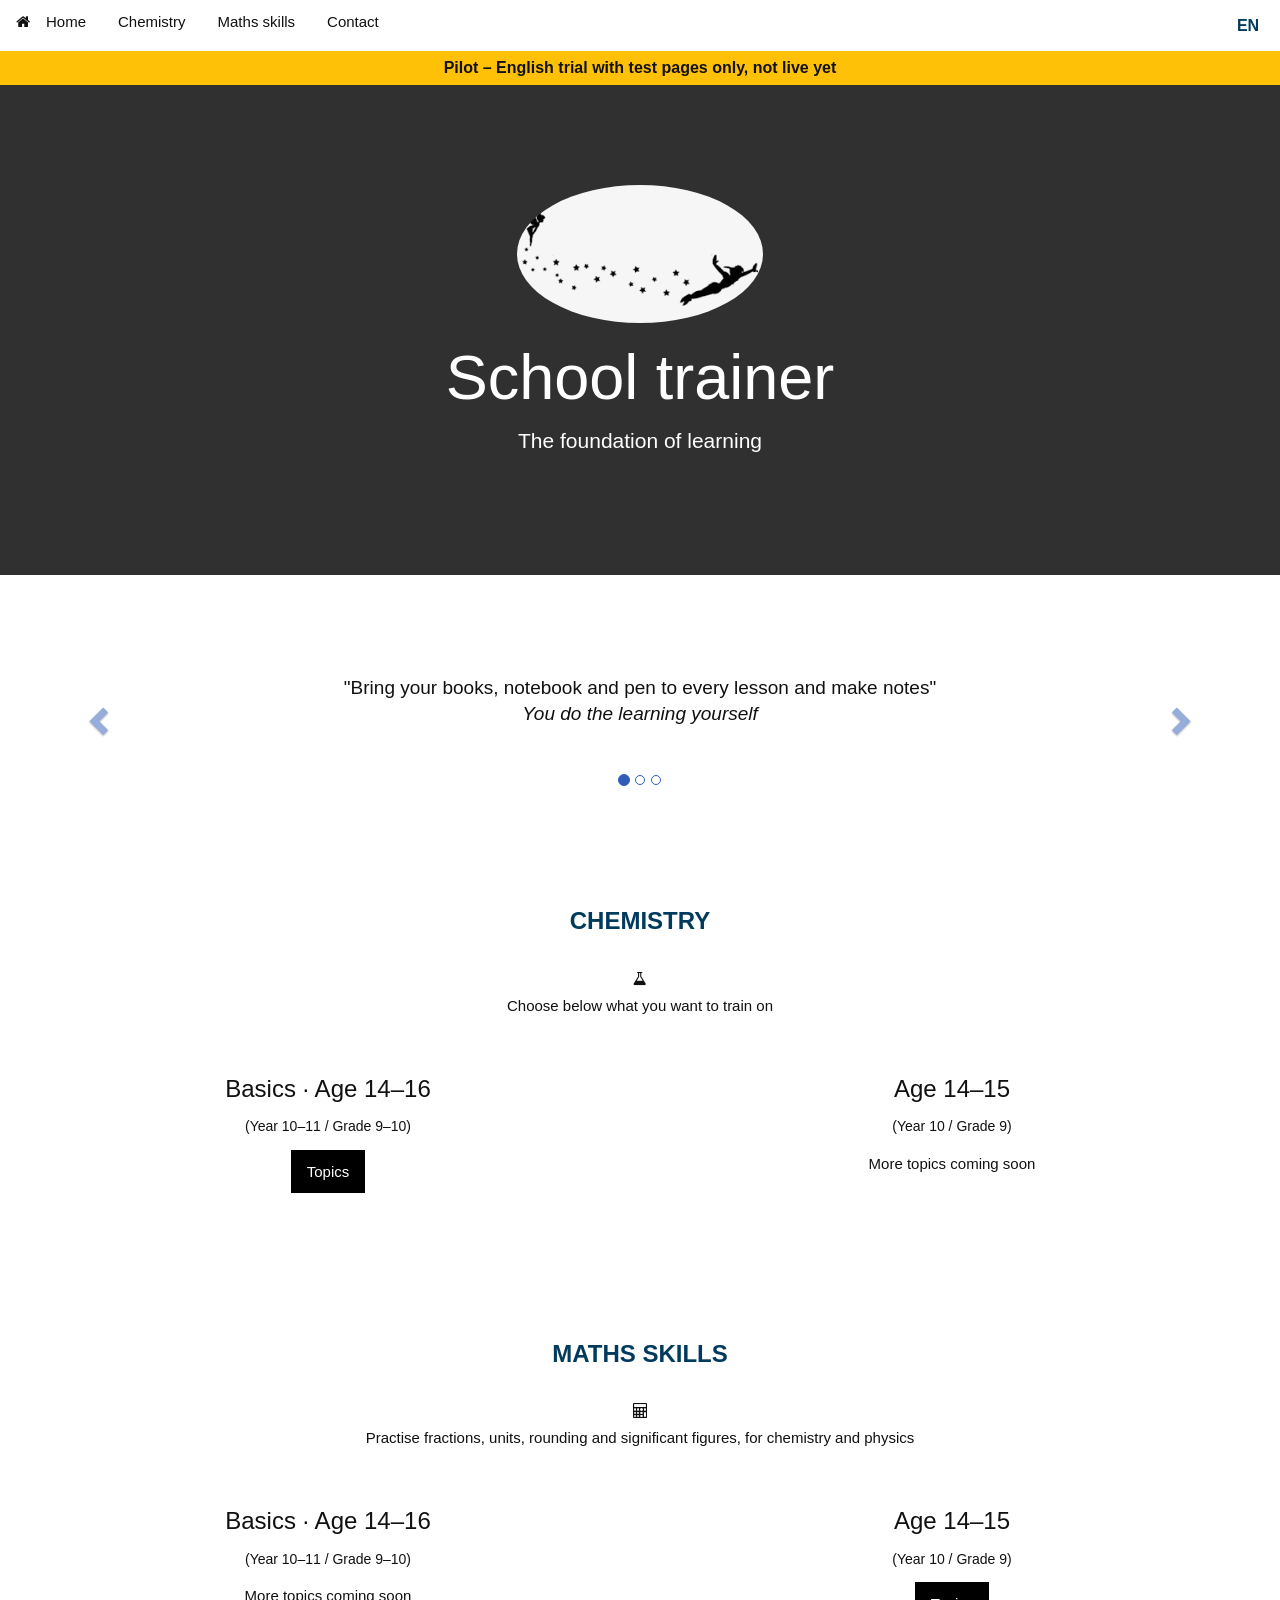
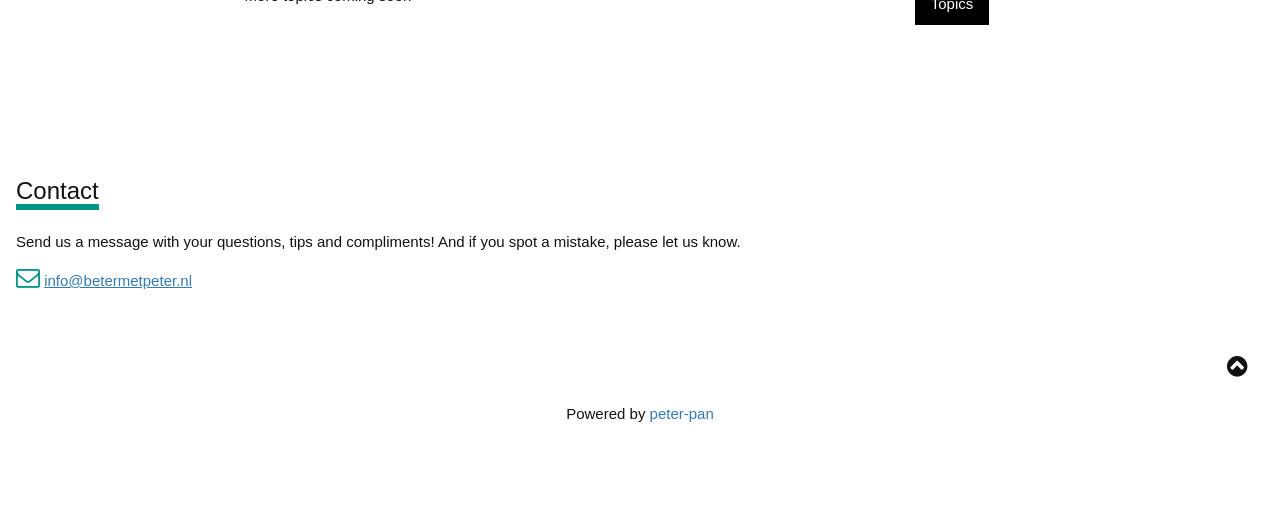
<file: index.html>
<!DOCTYPE html>
<html lang="nl">
<head>
    <title>betermetpeter</title>
    <link rel="icon" type="image/x-icon" href="123S.ico">
    <meta charset="UTF-8">
    <meta name="viewport" content="width=device-width, initial-scale=1">
    <link rel="stylesheet" href="https://www.w3schools.com/w3css/4/w3.css">
    <link rel="stylesheet" href="https://www.w3schools.com/lib/w3-theme-black.css">
    <link rel="stylesheet" href="https://cdnjs.cloudflare.com/ajax/libs/font-awesome/4.7.0/css/font-awesome.min.css">
    <link rel="stylesheet" href="123school.css?v=20261101d">
    <link rel="stylesheet" href="https://maxcdn.bootstrapcdn.com/bootstrap/3.3.7/css/bootstrap.min.css">
    <script src="https://ajax.googleapis.com/ajax/libs/jquery/3.3.1/jquery.min.js"></script>
    <script src="https://maxcdn.bootstrapcdn.com/bootstrap/3.3.7/js/bootstrap.min.js"></script>
    <script src="i18n.js?v=20261101d"></script>
</head>
<body class="home" id="myPage" data-pagina="index">
<!-- Alle tekst komt uit lang/<taal>/ui.json (i18n.js): data-i18n="sleutel" -->
<div id="proefversie" style="background:#ffc107;color:#111111;text-align:center;font:bold 16px/1.4 Arial,sans-serif;padding:6px 10px;margin-top:51px" data-i18n="index.proef"></div>

<div id="navbar"></div>

<div class="jumbotron text-center">
    <img class="w3-circle w3-image" src="peterpantinkerbell.png" alt="Peter Pan" width="20%" height="20%">
    <h1 data-i18n="index.h1"></h1>
    <p data-i18n="index.sub"></p>
</div>

<div>
    <div id="myCarousel" class="carousel slide text-center" data-interval="false" data-i18n-attr="aria-label:index.tips_aria">
        <div class="carousel-inner" role="listbox">
            <div class="item active"><h4><span data-i18n="index.tip1"></span><br><span><i data-i18n="index.tip1_label"></i></span></h4></div>
            <div class="item"><h4><span data-i18n="index.tip2"></span><br><span><i data-i18n="index.tip2_label"></i></span></h4></div>
            <div class="item"><h4><span data-i18n="index.tip3"></span><br><span><i data-i18n="index.tip3_label"></i></span></h4></div>
        </div>
        <div><br>
            <ol class="carousel-indicators">
                <li data-target="#myCarousel" data-slide-to="0" class="active"></li>
                <li data-target="#myCarousel" data-slide-to="1"></li>
                <li data-target="#myCarousel" data-slide-to="2"></li>
            </ol>
        </div>
        <a class="left carousel-control" href="#myCarousel" role="button" data-slide="prev"><span class="glyphicon glyphicon-chevron-left" aria-hidden="true"></span><span class="sr-only" data-i18n="index.tip_vorige"></span></a>
        <a class="right carousel-control" href="#myCarousel" role="button" data-slide="next"><span class="glyphicon glyphicon-chevron-right" aria-hidden="true"></span><span class="sr-only" data-i18n="index.tip_volgende"></span></a>
    </div>
</div>

<div class="w3-container w3-padding-64 w3-center" id="chemie">
    <h2 data-i18n="index.chemie_h"></h2>
    <i class="fa fa-flask"></i>
    <p data-i18n="index.chemie_p"></p>
    <div class="w3-row"><br>
        <div class="w3-half">
            <div class="w3-container">
                <h3 data-i18n="index.groep_basis"></h3>
                <p data-i18n-html="index.groep_basis_leeftijd"></p>
                <div class="w3-dropdown-hover">
                    <button class="w3-button w3-black" data-i18n="index.onderwerpen"></button>
                    <div class="w3-dropdown-content w3-bar-block w3-border">
                        <a href="sk3t-stoffen-KB.html" class="w3-bar-item w3-button" data-i18n="index.t_stoffen"></a>
                    </div>
                </div>
            </div>
        </div>
        <div class="w3-half">
            <div class="w3-container">
                <h3 data-i18n="index.groep_jaar3"></h3>
                <p data-i18n-html="index.groep_jaar3_leeftijd"></p>
                <p data-i18n="index.binnenkort"></p>
            </div>
        </div>
    </div>
</div>

<div class="w3-container w3-padding-64 w3-center w3-theme-l5" id="rekenen">
    <h2 data-i18n="index.rekenen_h"></h2>
    <i class="fa fa-calculator"></i>
    <p data-i18n="index.rekenen_p"></p>
    <div class="w3-row"><br>
        <div class="w3-half">
            <div class="w3-container">
                <h3 data-i18n="index.groep_basis"></h3>
                <p data-i18n-html="index.groep_basis_leeftijd"></p>
                <p data-i18n="index.binnenkort"></p>
            </div>
        </div>
        <div class="w3-half">
            <div class="w3-container">
                <h3 data-i18n="index.groep_jaar3"></h3>
                <p data-i18n-html="index.groep_jaar3_leeftijd"></p>
                <div class="w3-dropdown-hover">
                    <button class="w3-button w3-black" data-i18n="index.onderwerpen"></button>
                    <div class="w3-dropdown-content w3-bar-block w3-border">
                        <a href="rv3h-significante-cijfers-stappen-KB.html" class="w3-bar-item w3-button" data-i18n="index.t_sigcijfers"></a>
                    </div>
                </div>
            </div>
        </div>
    </div>
</div>

<div class="w3-container w3-padding-64" id="contact">
    <div class="w3-padding-16"><span class="w3-xlarge w3-border-teal w3-bottombar" data-i18n="index.contact_h"></span></div>
    <p data-i18n="index.contact_p"></p>
    <p><i class="fa fa-envelope-o w3-text-teal w3-xlarge"></i> <a href="mailto:info@betermetpeter.nl" style="text-decoration:underline">info@betermetpeter.nl</a></p>
</div>

<div id="voet"></div>
<script src="school.js?v=20261101d"></script>
</body>
</html>
</file>
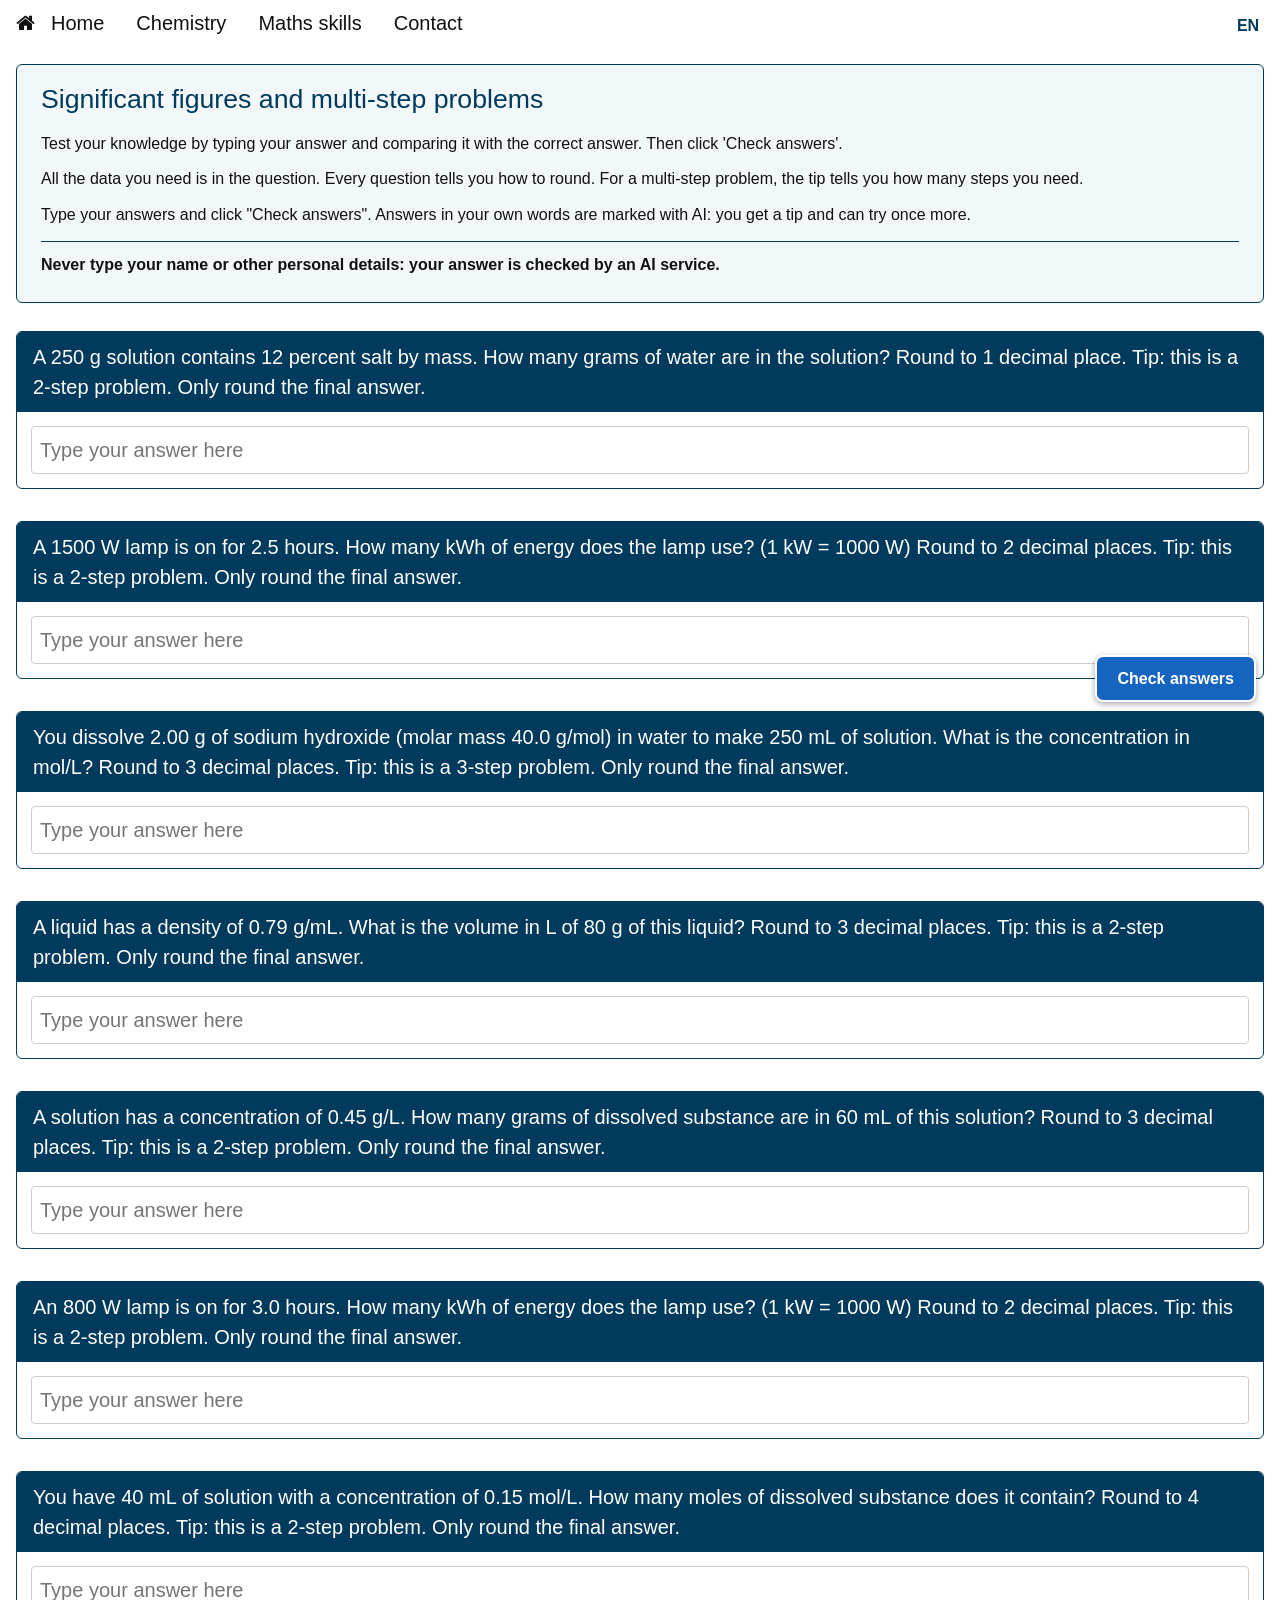
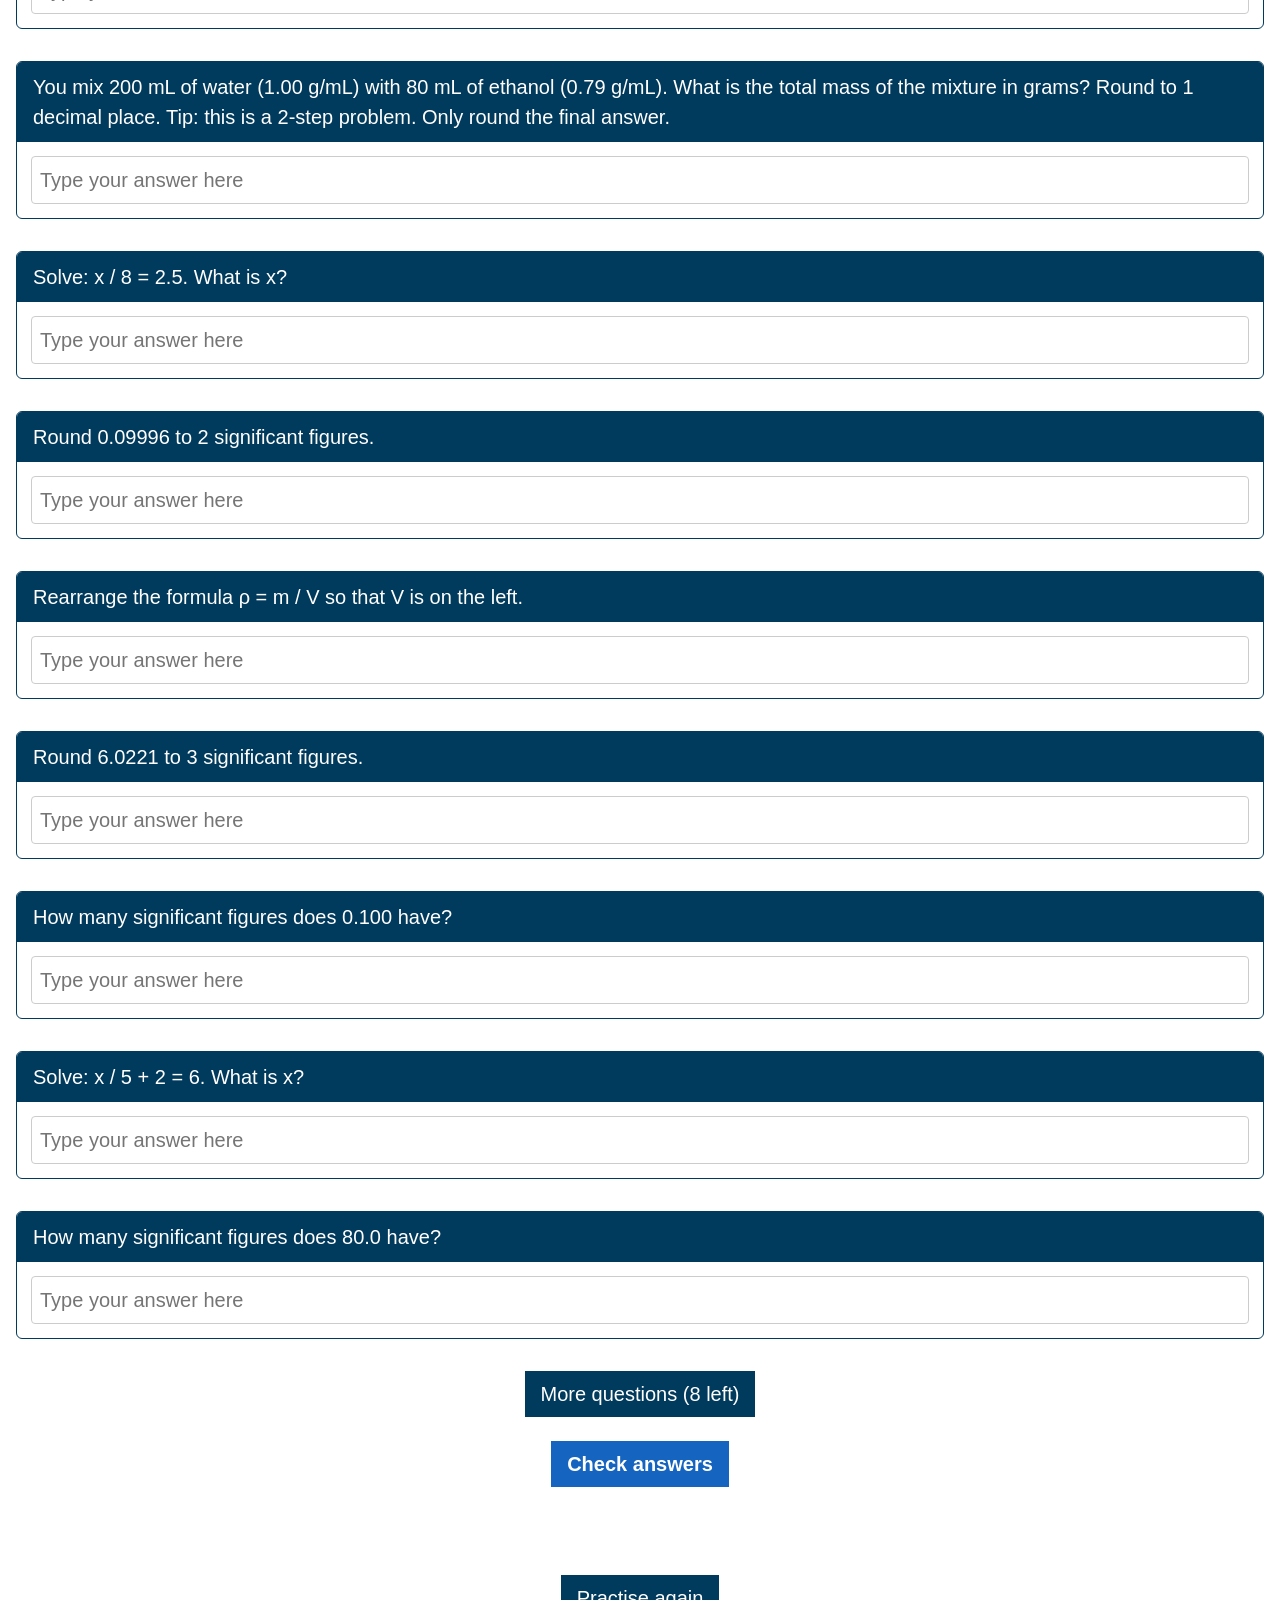
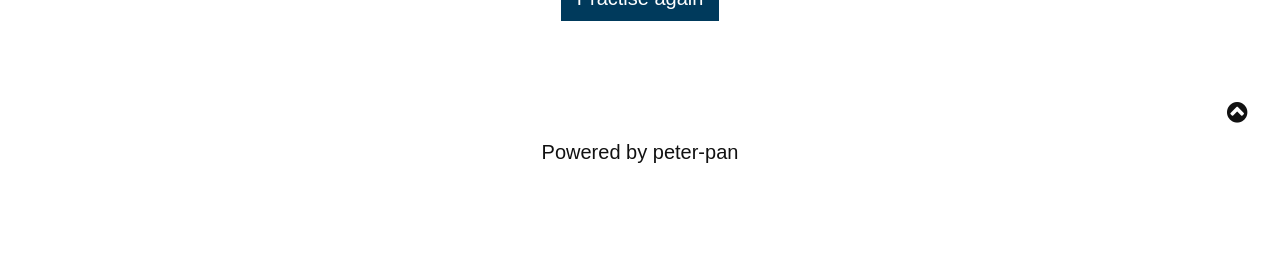
<file: rv3h-significante-cijfers-stappen-KB.html>
<!DOCTYPE html>
<html lang="nl">
<head>
<title>123 school</title>
<meta charset="UTF-8">
<meta name="viewport" content="width=device-width, initial-scale=1">
<link rel="icon" type="image/x-icon" href="123S.ico">
<link rel="stylesheet" href="https://www.w3schools.com/w3css/4/w3.css">
<link rel="stylesheet" href="https://www.w3schools.com/lib/w3-theme-black.css">
<link rel="stylesheet" href="https://cdnjs.cloudflare.com/ajax/libs/font-awesome/4.7.0/css/font-awesome.min.css">
<link rel="stylesheet" href="123school.css?v=20261101d">
<script src="i18n.js?v=20261101d"></script>
</head>
<body id="myPage" data-pagina="kb" data-inhoud="rv3h-significante-cijfers-stappen-KB">
<!-- Alle tekst komt uit lang/<taal>/ui.json en lang/<taal>/rv3h-significante-cijfers-stappen-KB.json (i18n.js) -->
<div id="navbar"></div>
<br>
<div id="inhoud"></div>

<div class="w3-container w3-padding-64 w3-center">
<a class="w3-button knop-blauw" href="rv3h-significante-cijfers-stappen-KB.html" data-i18n="kb.opnieuw"></a>
</div>
<div id="voet"></div>

<script src="school.js?v=20261101d"></script>
<script src="ai-nakijken.js?v=20261101d" defer></script>
</body>
</html>
</file>
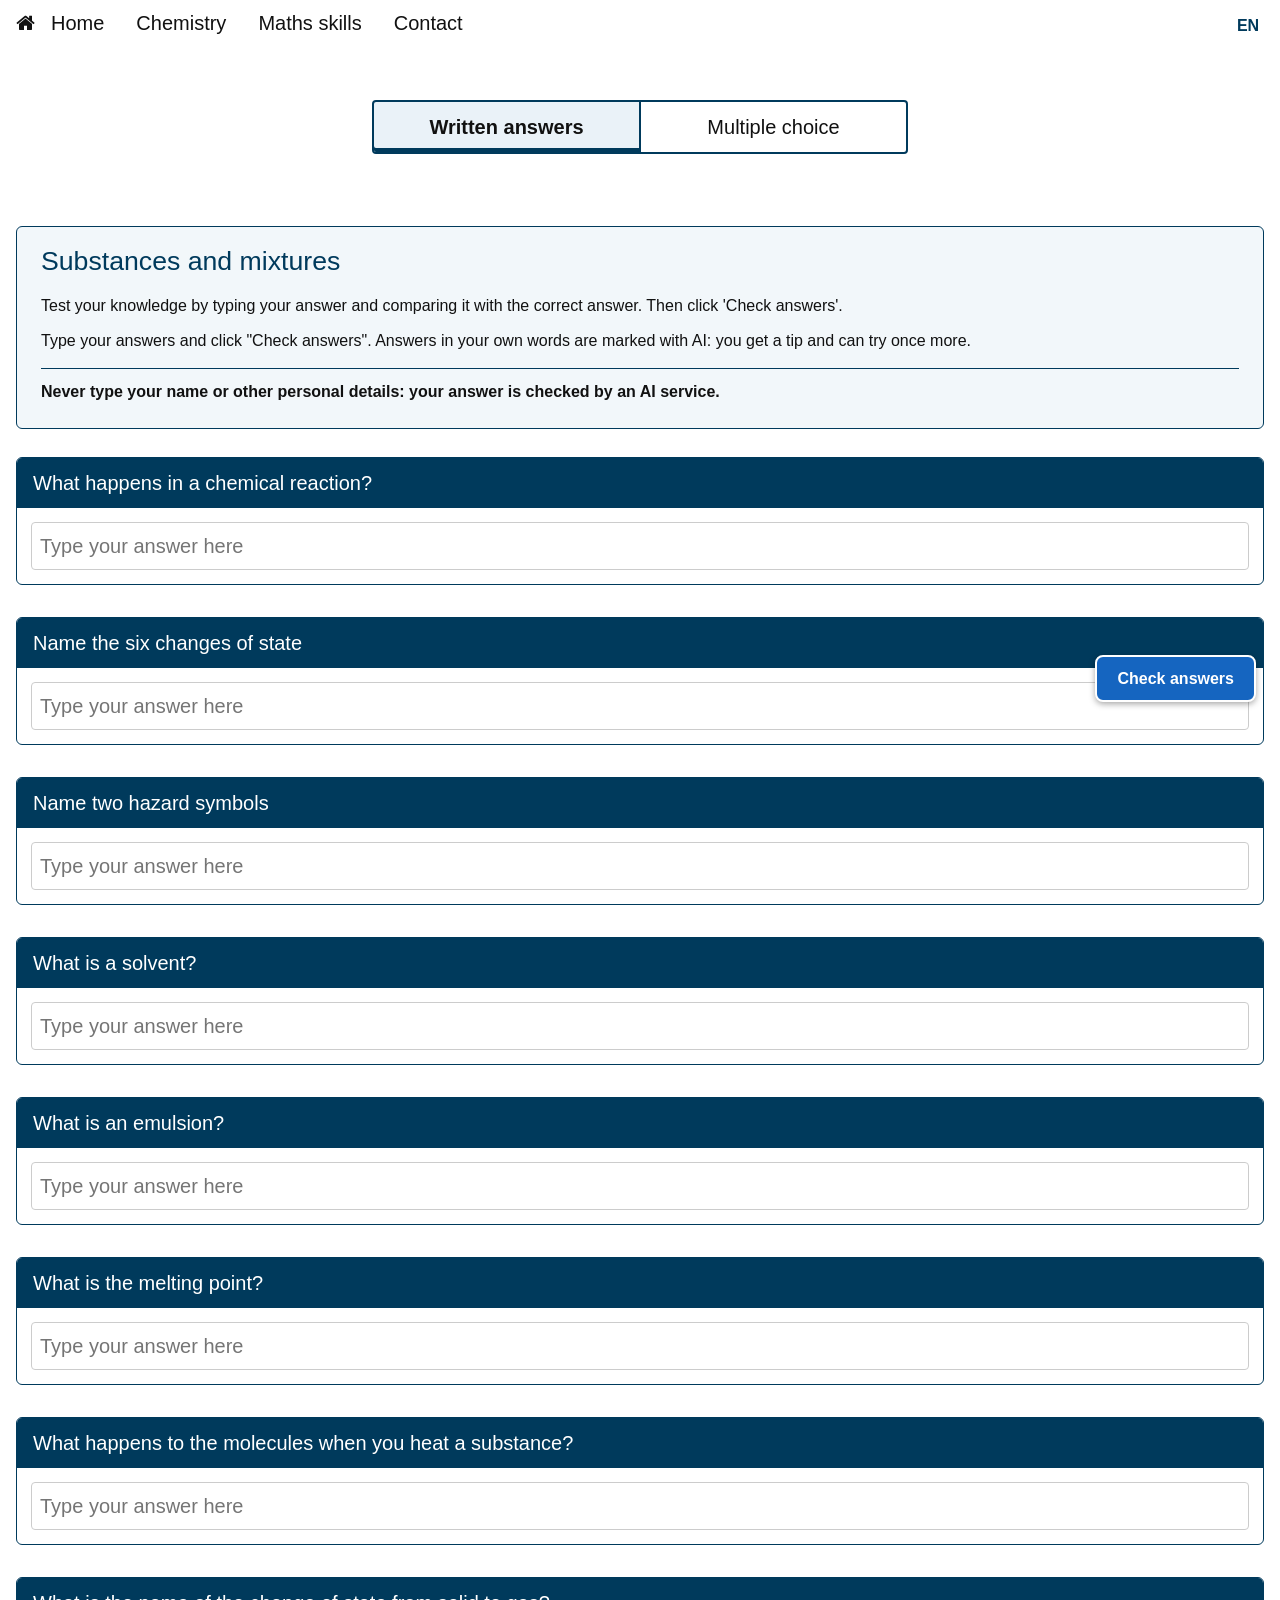
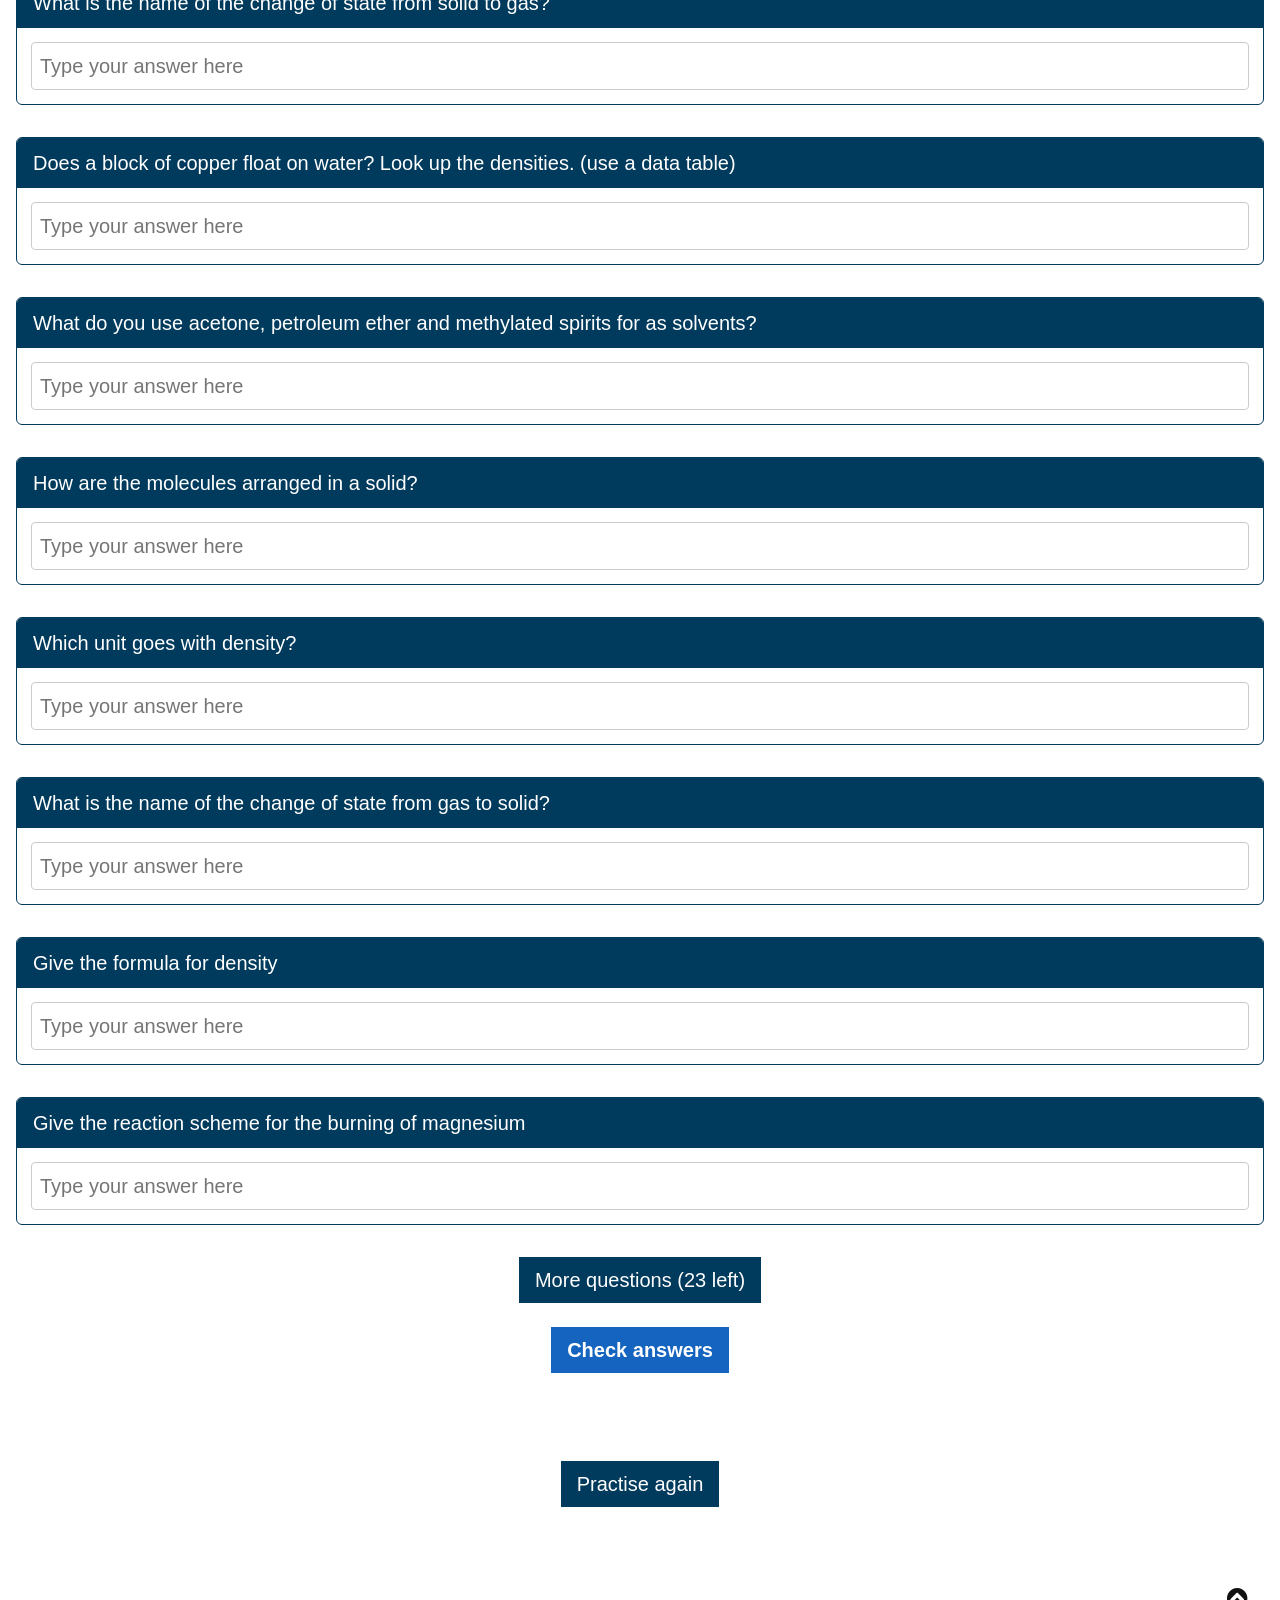
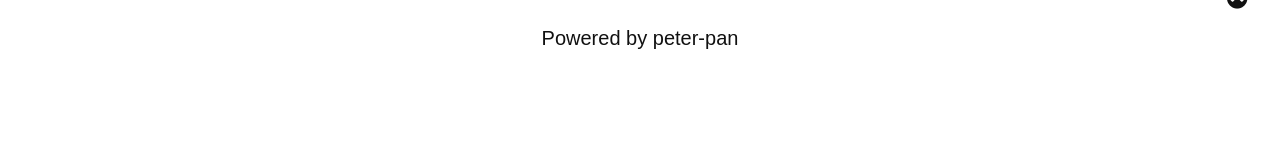
<file: sk3t-stoffen-KB.html>
<!DOCTYPE html>
<html lang="nl">
<head>
<title>123 school</title>
<meta charset="UTF-8">
<meta name="viewport" content="width=device-width, initial-scale=1">
<link rel="icon" type="image/x-icon" href="123S.ico">
<link rel="stylesheet" href="https://www.w3schools.com/w3css/4/w3.css">
<link rel="stylesheet" href="https://www.w3schools.com/lib/w3-theme-black.css">
<link rel="stylesheet" href="https://cdnjs.cloudflare.com/ajax/libs/font-awesome/4.7.0/css/font-awesome.min.css">
<link rel="stylesheet" href="123school.css?v=20261101d">
<script src="i18n.js?v=20261101d"></script>
</head>
<body id="myPage" data-pagina="kb" data-inhoud="sk3t-stoffen-KB">
<!-- Alle tekst komt uit lang/<taal>/ui.json en lang/<taal>/sk3t-stoffen-KB.json (i18n.js) -->
<div id="navbar"></div>
<nav class="oefen-wissel" data-wissel="sk3t-stoffen"></nav>
<br>
<div id="inhoud"></div>

<div class="w3-container w3-padding-64 w3-center">
<a class="w3-button knop-blauw" href="sk3t-stoffen-KB.html" data-i18n="kb.opnieuw"></a>
</div>
<div id="voet"></div>

<script src="school.js?v=20261101d"></script>
<script src="ai-nakijken.js?v=20261101d" defer></script>
</body>
</html>
</file>
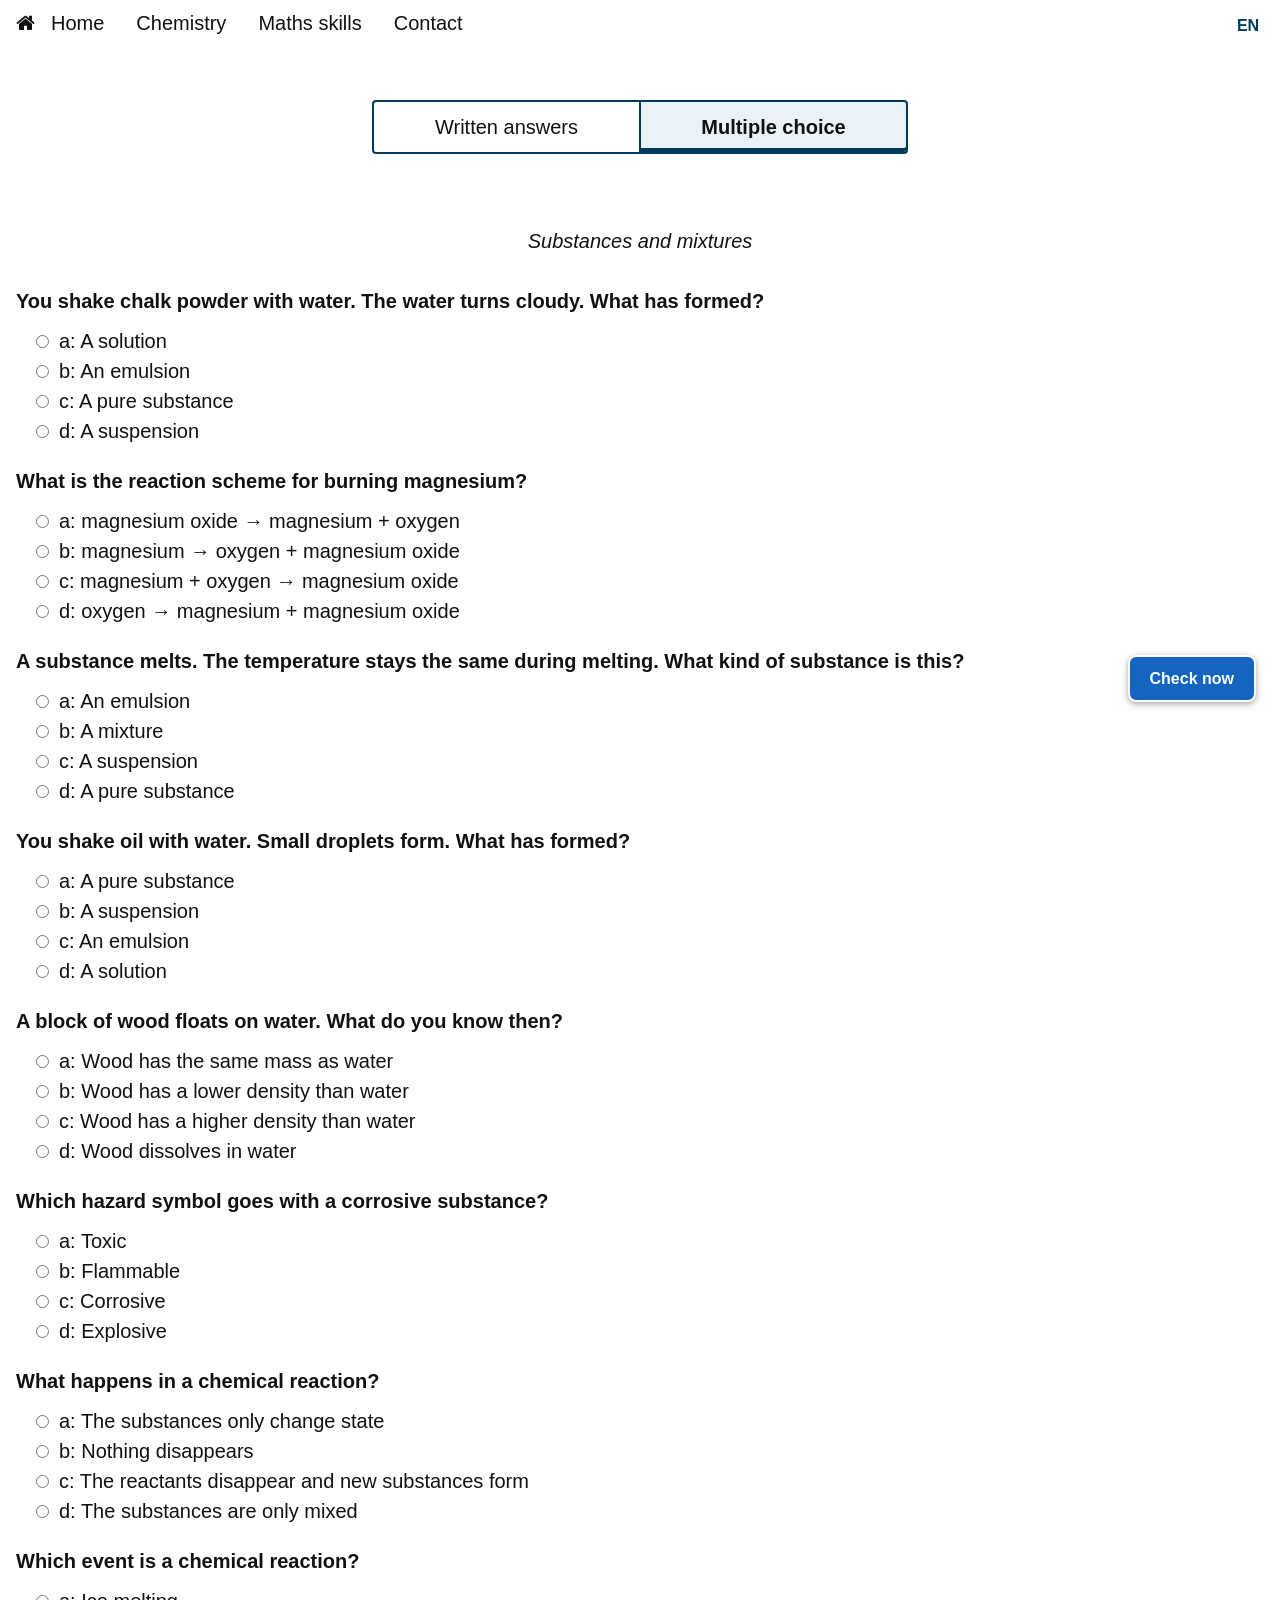
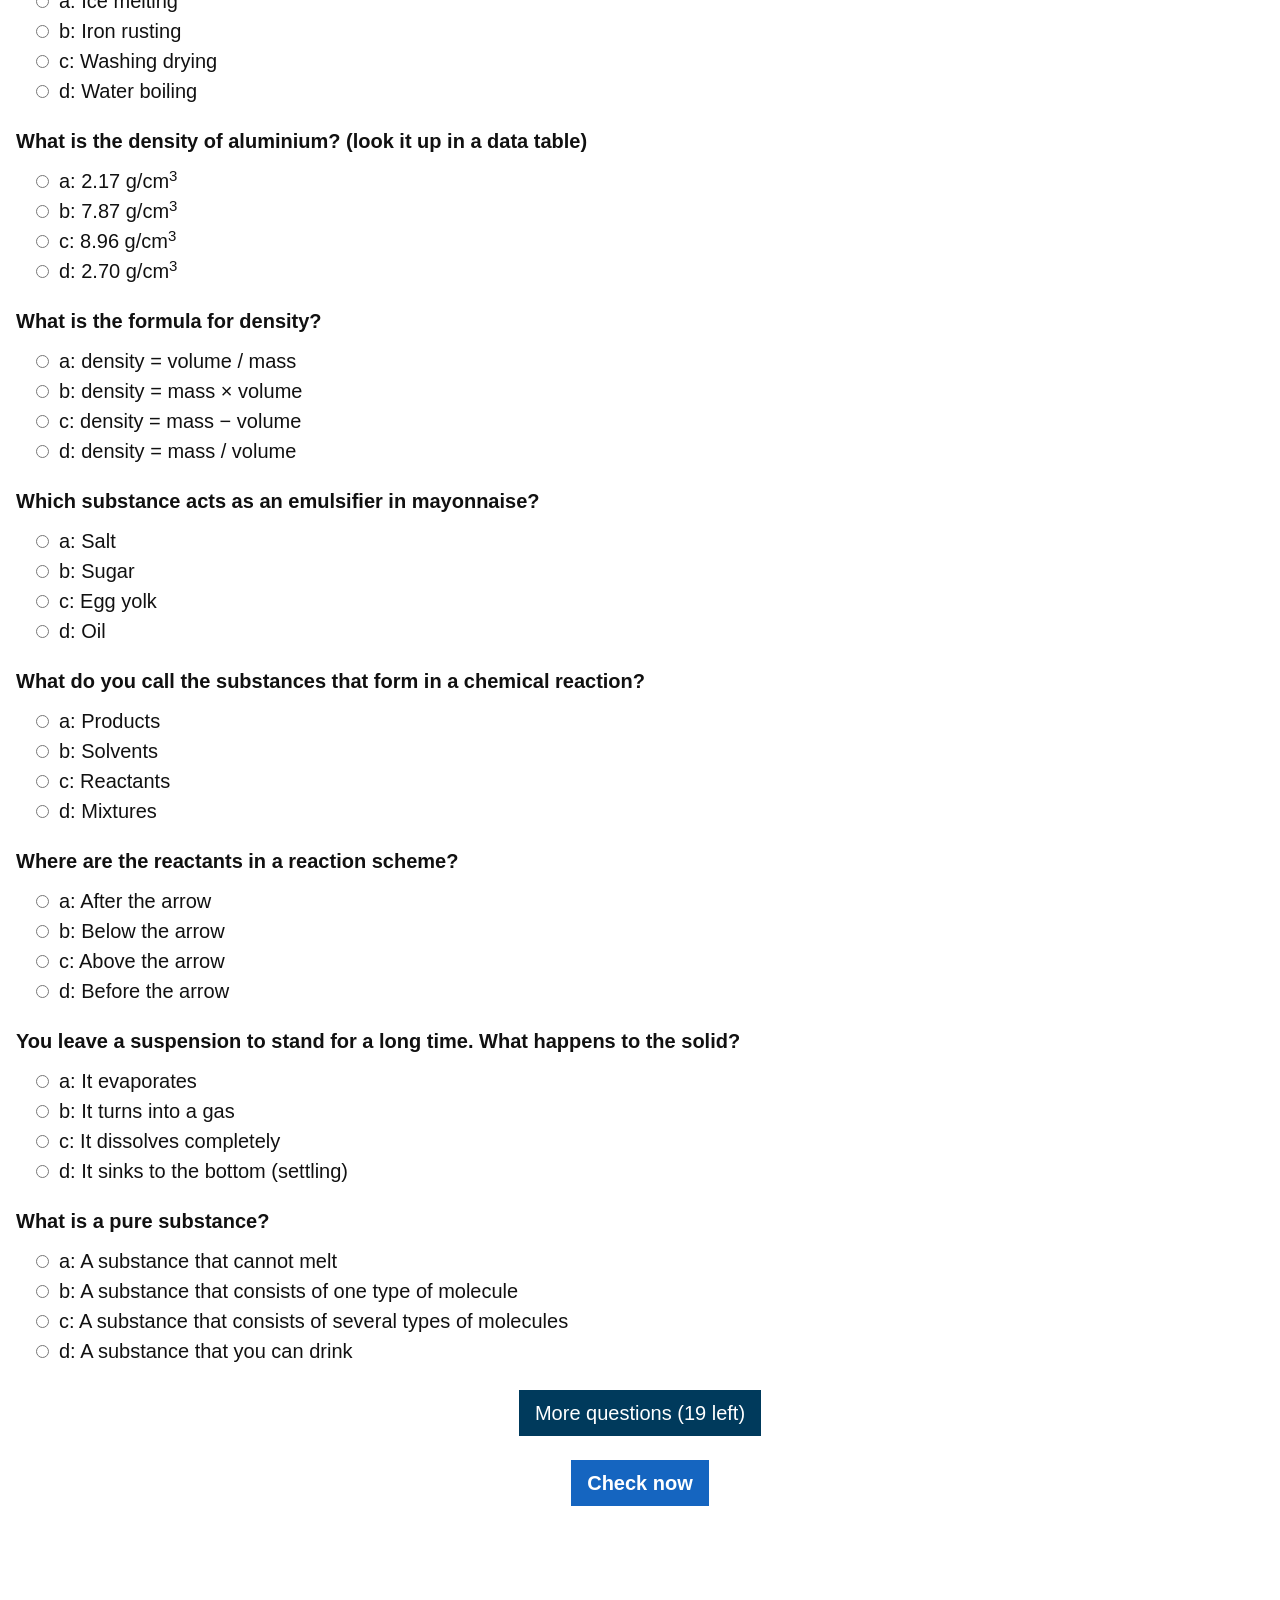
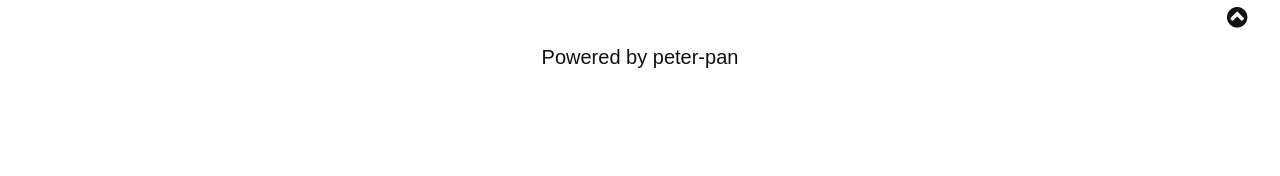
<file: sk3t-stoffen-MP.html>
<!DOCTYPE html>
<html lang="nl">
<head>
<title>123 school</title>
<meta charset="UTF-8">
<meta name="viewport" content="width=device-width, initial-scale=1">
<link rel="icon" type="image/x-icon" href="123S.ico">
<link rel="stylesheet" href="https://www.w3schools.com/w3css/4/w3.css">
<link rel="stylesheet" href="https://www.w3schools.com/lib/w3-theme-black.css">
<link rel="stylesheet" href="https://cdnjs.cloudflare.com/ajax/libs/font-awesome/4.7.0/css/font-awesome.min.css">
<link rel="stylesheet" href="123school.css?v=20261101d">
<script src="i18n.js?v=20261101d"></script>
</head>
<body id="myPage" data-pagina="mp" data-inhoud="sk3t-stoffen-MP">
<div id="navbar"></div>
<nav class="oefen-wissel" data-wissel="sk3t-stoffen"></nav>

<div class="w3-container w3-padding-64 w3-center" id="scheikunde">
    <em id="mp-kop"></em>
    <br><br>
    <div id="quiz"></div>
    <button id="submit" class="w3-button knop-blauw"></button>
    <div id="results" role="status" aria-live="polite"></div>
</div>
<div id="voet"></div>

<script src="school.js?v=20261101d"></script>
</body>
</html>
</file>
<file: 123school.css>
body{
	font-size: 20px;
	font-family: Arial, Helvetica, sans-serif;
	color: #111111;
}
.question{
	font-weight: bold;
	text-align: left;
	margin-bottom: 10px;
}
.answers {
    margin-bottom: 20px;
}
/* anchor behavior (de dubbele, overschreven regels van vroeger zijn weg; werking is gelijk gebleven) */
a:link {
  text-decoration: none;
}

a:visited {
  text-decoration: none;
}

a:hover {
  text-decoration: none;
}

a:active {
  text-decoration: underline;
}

/* ===== Leesbaarheid (v1) ===== */
/* Rustige kleuren: donkerblauw (#003A5C) met witte tekst, lichte antwoordvakken */
.vraag-knop {
  display: block;
  width: 100%;
  margin-top: 14px;
  padding: 10px 16px;
  border: 1px solid #003A5C;
  border-radius: 4px;
  background-color: #003A5C;
  color: #ffffff;
  font-family: inherit;
  font-size: 1em;
  text-align: left;
  cursor: pointer;
}
.vraag-knop:hover { background-color: #00527F; }
.vraag-knop:focus-visible,
.w3-button:focus-visible,
input:focus-visible,
a:focus-visible {
  outline: 3px solid #FFB300;
  outline-offset: 2px;
}
.kb-controle { margin: 24px 0; }
#kb-uitslag { font-weight: bold; margin-top: 16px; color: #111111; }
input.kb-goed { background-color: #E6F4EA; border: 2px solid #14532d; }
input.kb-fout { background-color: #FBEDED; border: 2px solid #7f1d1d; }
input.kb-half { background-color: #FFF4CE; border: 2px solid #8a5200; }
.kb-oordeel { margin: 6px 0; font-weight: 700; }
.uitslag-zelf { color: #111111; font-weight: 400; }

/* Wisselknop boven elk KB/MP-paar: Open vragen | Meerkeuzevragen (ruimte voor de vaste menubalk) */
.oefen-wissel {
  display: flex;
  gap: 0;
  max-width: 560px;
  margin: 100px auto 8px;
  padding: 0 12px;
  font-family: Arial, Helvetica, sans-serif;
}
.oefen-wissel a {
  flex: 1 1 50%;
  box-sizing: border-box;
  min-height: 44px;
  padding: 10px 12px;
  border: 2px solid #003A5C;
  background-color: #ffffff;
  color: #111111;
  text-align: center;
  text-decoration: none;
}
.oefen-wissel a:first-child { border-radius: 4px 0 0 4px; }
.oefen-wissel a:last-child { border-radius: 0 4px 4px 0; margin-left: -2px; }
.oefen-wissel a:hover { background-color: #EAF2F8; }
.oefen-wissel a[aria-current="page"] { background-color: #EAF2F8; font-weight: bold; box-shadow: inset 0 -4px 0 #003A5C; }
.oefen-wissel a:focus-visible { outline: 3px solid #FFB300; outline-offset: 2px; position: relative; }
@media (max-width: 768px) { .oefen-wissel { margin-top: 62px; } }

.antwoord-box {
  background-color: #EAF2F8;
  color: #111111;
  border-left: 5px solid #003A5C;
  margin-bottom: 6px;
}
.knop-blauw, .w3-button.knop-blauw {
  background-color: #003A5C;
  color: #ffffff;
  text-decoration: none;
}
.knop-blauw:hover, .w3-button.knop-blauw:hover {
  background-color: #00527F;
  color: #ffffff;
}
.knop-blauw a, .knop-blauw a:visited { color: #ffffff; }
.uitslag {
  font-weight: 700;
  margin: 4px 0 0 0;
}
.uitslag-goed { color: #14532d; }
.uitslag-fout { color: #7f1d1d; }
.uitslag-half { color: #8a5200; }
.kb-tip { color: #111111; font-weight: 400; }
#ai-intro { color: #111111; }
/* Meerkeuze na nakijken: gekozen goed antwoord groen en vet, gekozen fout antwoord rood en rustig */
.answers label.optie-goed, .answers label.optie-goed:has(input:checked) { color: #14532d; font-weight: 700; background-color: #E6F4EA; border-radius: 4px; }
.answers label.optie-fout, .answers label.optie-fout:has(input:checked) { color: #7f1d1d; font-weight: 400; text-decoration: line-through; text-decoration-thickness: 1px; background-color: #FBEDED; border-radius: 4px; }
.uitslag-fout { font-weight: 400; }
.in-ontwikkeling {
  background-color: #FFF4CE;
  color: #111111;
  border-left: 6px solid #B26A00;
  padding: 12px 16px;
  margin: 16px 0;
}
.inline-melding { color: #7f1d1d; font-weight: 600; margin: 4px 0; }

/* ===== Zwevende knop "Controleer nu" (alleen op meerkeuzepagina's, zie school.js) ===== */
/* ruimte onderaan, zodat de laatste vraag nooit achter de knop verdwijnt (op de footer, zodat er geen witte balk ontstaat) */
body.heeft-zweefknop footer { padding-bottom: 96px; }
.zweefknop {
  position: fixed;
  right: 16px;
  right: max(16px, env(safe-area-inset-right));
  bottom: 16px;
  bottom: max(16px, env(safe-area-inset-bottom));
  z-index: 1000;
  padding: 12px 20px;
  border: 2px solid #ffffff;
  border-radius: 8px;
  background-color: #1565C0;
  color: #ffffff;
  font-family: Arial, Helvetica, sans-serif;
  font-size: 16px;
  font-weight: bold;
  line-height: 1.2;
  cursor: pointer;
  box-shadow: 0 2px 6px rgba(0, 0, 0, 0.35);
  transition: none;
}
.zweefknop:hover, .zweefknop:focus-visible { background-color: #0D47A1; }
.zweefknop:focus-visible { outline: 3px solid #FFB300; outline-offset: 3px; }
.zweefknop[hidden] { display: none; }
@media (max-width: 600px) {
  .zweefknop { padding: 10px 16px; right: 12px; bottom: 12px; }
}

/* KB-pagina's: de knop zit hoger, dichter bij de vragen (niet op de onderrand van het scherm) */
body.zweef-hoog .zweefknop {
  bottom: 22vh;
  bottom: max(88px, 22vh);
  right: 24px;
  right: max(24px, env(safe-area-inset-right));
}
body.zweef-hoog footer { padding-bottom: 24px; }

/* Controleknoppen (zwevend en vast): helder blauw dat opvalt naast de donkerblauwe koppen. Wit op #1565C0 = 5,75 : 1 (WCAG AA), hover #0D47A1 = 9,7 : 1 */
#kb-controleer, .w3-button#kb-controleer, #submit, .w3-button#submit {
  background-color: #1565C0;
  color: #ffffff;
  font-weight: bold;
}
#kb-controleer:hover, #kb-controleer:focus-visible, #submit:hover, #submit:focus-visible,
.w3-button#kb-controleer:hover, .w3-button#submit:hover {
  background-color: #0D47A1 !important;
  color: #ffffff !important;
}
@media (max-width: 600px) {
  /* op een telefoon: kleiner en net boven de onderkant, zodat de invoervelden vrij blijven */
  body.zweef-typen .zweefknop { display: none; }
  body.zweef-hoog .zweefknop { bottom: 84px; right: 10px; padding: 10px 14px; font-size: 15px; }
}

/* ===== Meerkeuzepagina's (MP): was eerst per pagina een eigen <style> ===== */
.answers label {
  display: block;
  text-align: left;
  margin-left: 20px;
}
.answers input { margin-right: 10px; }
#results {
  font-weight: bold;
  margin-top: 20px;
}
/* Knop "Meer vragen (nog X)" onder de eerste 15 vragen */
.meer-vragen { margin: 24px 0; }
.question:focus { outline: none; }

/* ===== Alleen pagina "Stoffen KBAI" (was eigen <style>) ===== */
.vraag-knop.w3-hover-light-grey:hover {
  background-color: #D3D3D3 !important;
  color: black !important;
}

/* ===== Beginpagina (index.html): stond eerst in een eigen <style>; alles hangt onder body.home ===== */
body.home .w3-button.spel-open {
  background-color: #003A5C !important; color: #ffffff !important;
}
body.home {
  font: 400 15px Arial, Helvetica, sans-serif;
  line-height: 1.8;
  color: #111111;
}
body.home h2 {
  font-size: 24px;
  text-transform: uppercase;
  color: #003A5C;
  font-weight: 600;
  margin-bottom: 30px;
}
body.home h4 {
  font-size: 19px;
  line-height: 1.375em;
  color: #111111;
  font-weight: 400;
  margin-bottom: 30px;
}
body.home .jumbotron {
  background-color: #303030;
  color: #fff;
  padding: 100px 25px;
  font-family: Arial, Helvetica, sans-serif;
}
body.home .container-fluid {
  padding: 60px 50px;
}
body.home .bg-grey {
  background-color: #f6f6f6;
}
body.home .logo-small {
  color: #2e5cb8;
  font-size: 50px;
}
body.home .logo {
  color: #2e5cb8;
  font-size: 200px;
}
body.home .thumbnail {
  padding: 0 0 15px 0;
  border: none;
  border-radius: 0;
}
body.home .thumbnail img {
  width: 100%;
  height: 100%;
  margin-bottom: 10px;
}
body.home .carousel-control.right, body.home .carousel-control.left {
  background-image: none;
  color: #2e5cb8;
}
body.home .carousel-indicators li {
  border-color: #2e5cb8;
}
body.home .carousel-indicators li.active {
  background-color: #2e5cb8;
}
body.home .item h4 {
  font-size: 19px;
  line-height: 1.375em;
  font-weight: 400;
  font-style: italic;
  margin: 70px 0;
}
body.home .item span {
  font-style: normal;
}
body.home .panel {
  border: 1px solid #2e5cb8;
  border-radius: 0 !important;
  transition: box-shadow 0.5s;
}
body.home .panel:hover {
  box-shadow: 5px 0px 40px rgba(0,0,0, .2);
}
body.home .panel-footer .btn:hover {
  border: 1px solid #2e5cb8;
  background-color: #fff !important;
  color: #2e5cb8;
}
body.home .panel-heading {
  color: #fff !important;
  background-color: black !important;
  padding: 25px;
  border-bottom: 1px solid transparent;
  border-top-left-radius: 0px;
  border-top-right-radius: 0px;
  border-bottom-left-radius: 0px;
  border-bottom-right-radius: 0px;
}
body.home .panel-footer {
  background-color: white !important;
}
body.home .panel-footer h3 {
  font-size: 32px;
}
body.home .panel-footer h4 {
  color: #555555;
  font-size: 14px;
}
body.home .panel-footer .btn {
  margin: 15px 0;
  background-color: #2e5cb8;
  color: #fff;
}
body.home .navbar {
  margin-bottom: 0;
  background-color: #2e5cb8;
  z-index: 9999;
  border: 0;
  font-size: 12px !important;
  line-height: 1.42857143 !important;
  letter-spacing: 4px;
  border-radius: 0;
  font-family: Arial, Helvetica, sans-serif;
}
body.home .navbar li a, body.home .navbar .navbar-brand {
  color: #fff !important;
}
body.home .navbar-nav li a:hover, body.home .navbar-nav li.active a {
  color: #2e5cb8 !important;
  background-color: #fff !important;
}
body.home .navbar-default .navbar-toggle {
  border-color: transparent;
  color: #fff !important;
}
body.home footer .glyphicon {
  font-size: 20px;
  margin-bottom: 20px;
  color: #2e5cb8;
}
body.home .slideanim {
  visibility: hidden;
}
body.home .slide {
  animation-name: slide;
  -webkit-animation-name: slide;
  animation-duration: 1s;
  -webkit-animation-duration: 1s;
  visibility: visible;
}
@keyframes slide {
            0% {
                opacity: 0;
                transform: translateY(70%);
            } 
            100% {
                opacity: 1;
                transform: translateY(0%);
            }
}
@-webkit-keyframes slide {
            0% {
                opacity: 0;
                -webkit-transform: translateY(70%);
            } 
            100% {
                opacity: 1;
                -webkit-transform: translateY(0%);
            }
}
@media screen and (max-width: 768px) {
  body.home .col-sm-4 {
    text-align: center;
    margin: 25px 0;
  }
  body.home .btn-lg {
    width: 100%;
    margin-bottom: 35px;
  }
}
@media screen and (max-width: 480px) {
  body.home .logo {
    font-size: 150px;
  }
}

/* ==========================================================================
   Kleine schermen en tablets (telefoon 360-414 px breed, tablet 768 px)
   Op een groot scherm (laptop) verandert er niets, behalve dat het menu
   eerder in de menuknop gaat als het niet op een regel past.
   ========================================================================== */

/* Menu: volledige balk alleen als hij op één regel past, anders de menuknop (de balk liep op een tablet over twee regels en bedekte de pagina) */
.nav-smal { display: none !important; }
#navDemo { display: none !important; }
@media (max-width: 1199px) {
  body:not(.home) .nav-smal { display: block !important; }
  body:not(.home) .nav-breed { display: none !important; }
  body:not(.home) #navDemo.w3-show { display: block !important; }
}
@media (max-width: 999px) {
  body.home .nav-smal { display: block !important; }
  body.home .nav-breed { display: none !important; }
  body.home #navDemo.w3-show { display: block !important; }
}
@media (max-width: 1199px) {
/* Menu en knoppen: raakvlak minstens 44 px hoog */
.w3-bar-item.w3-button,
.w3-dropdown-content .w3-bar-item,
.w3-dropdown-hover > .w3-button {
  min-height: 44px;
  box-sizing: border-box;
}
.w3-bar .w3-bar-item.w3-button,
#navDemo .w3-bar-item { display: flex; align-items: center; }
.w3-bar .nav-smal { justify-content: center; min-width: 48px; }
.w3-dropdown-content .w3-bar-item, .w3-dropdown-hover > .w3-button { display: flex; align-items: center; }
.w3-dropdown-hover > .w3-button { justify-content: center; }
}

/* Blijft in het beeld staan als je met Tab naar een onderdeel springt (menu boven, zwevende knop onder) */
html { scroll-padding-top: 60px; scroll-padding-bottom: 80px; }
/* Lange woorden en formules breken af in plaats van uit het scherm te lopen */
.question, .answers label, .antwoord-box, .vraag-knop, .in-ontwikkeling { overflow-wrap: anywhere; }
img, video, svg { max-width: 100%; }
img { height: auto; }
table { max-width: 100%; }
.w3-responsive-tabel, .tabel-scroll { overflow-x: auto; }

@media (max-width: 768px) {
  /* Meerkeuze: de hele rij is de knop. Ronde keuzeknop groter, rij minstens 48 px hoog */
  .answers label {
    position: relative;
    margin-left: 0;
    min-height: 48px;
    box-sizing: border-box;
    padding: 10px 8px 10px 48px;
    margin-bottom: 4px;
    border-radius: 6px;
    cursor: pointer;
  }
  .answers label:has(input:checked) { background-color: #EAF2F8; }
  .answers input[type=radio] {
    position: absolute;
    left: 12px;
    top: 50%;
    width: 24px;
    height: 24px;
    margin: -12px 0 0 0;
  }
  /* Typinvoer: 16 px of groter (iPhone zoomt anders in), over de volle breedte */
  input[type=text], input:not([type]), textarea, select { font-size: max(16px, 1em); max-width: 100%; }
  .answers { margin-bottom: 12px; }

  /* Zwevende knop en Meer vragen: minstens 44 px hoog */
  .zweefknop { min-height: 48px; min-width: 48px; }
  .meer-vragen .w3-button, #submit { min-height: 48px; }
  .vraag-knop { min-height: 48px; }
  .w3-button.knop-blauw { min-height: 48px; display: inline-flex; align-items: center; justify-content: center; }

  /* Voettekst: over de volle breedte en met een groot raakvlak voor de link */
  .w3-container > footer { margin-left: -16px; margin-right: -16px; }
  footer a { display: inline-block; padding: 12px 8px; }
  footer .w3-button { padding: 8px 16px; }

  /* Beginpagina: tekst 16 px, links in tekst groter raakvlak */
  body.home { font-size: 16px; }
  body.home .container-fluid { padding: 40px 16px; }
  body.home .jumbotron { padding: 60px 16px; }
  body.home .w3-container p a { display: inline-block; padding: 12px 4px; }
  body.home .carousel-indicators li { width: 14px; height: 14px; margin: 0 5px; }
  body.home .w3-dropdown-content { max-width: calc(100vw - 32px); }
  body.home .w3-bar-item, body.home .w3-button { font-size: 16px; }
}

/* verhoudingstabel in antwoorden van rekenvragen */
.rekentabel { width: auto; max-width: 100%; margin: 8px 0; }
.rekentabel th, .rekentabel td { padding: 6px 8px; text-align: center; font-size: 15px; overflow-wrap: normal; word-break: normal; }
.rekentabel th:first-child, .rekentabel td:first-child { text-align: left; }
.rekenregel { margin-top: 8px; font-weight: bold; }

/* Rekenvaardigheden: korte uitwerking onder het antwoord */
.antwoord-box .uitleg { font-size: 10pt; color: #111111; margin-top: 0; }

/* Eindantwoord in het antwoordvak: duidelijk herkenbaar (alleen het antwoord is vet) */
.antwoord-box > p.eindantwoord { font-weight: bold; color: #003A5C; margin: 10px 0 6px 0; font-size: 12pt; }
.antwoord-box > p.eindantwoord::before { content: var(--tekst-antwoord, "Antwoord:\00a0"); }  /* tekst komt uit i18n.js (lang/<taal>/ui.json: kb.antwoord) */
.antwoord-box > p.eindantwoord + p.uitleg { margin-top: 0; }

/* KB-vragen: elke vraag, het invoerveld, de terugkoppeling en het antwoord staan samen in één kader */
.kb-item {
  border: 1.3pt solid #003A5C;
  border-radius: 6px;
  background-color: #ffffff;
  margin: 0 0 32px 0;
  padding: 0 0 14px 0;
  overflow: hidden;
}
.kb-item > .vraag-knop { margin-top: 0; border: 0; border-radius: 0; }
.kb-item > input[type="text"] { width: calc(100% - 28px); margin: 14px 14px 0 14px; }
.kb-item > .kb-oordeel, .kb-item > .uitslag { margin: 10px 14px 0 14px; }
.kb-item > .antwoord-box { margin: 10px 14px 0 14px; }
.kb-item > .inline-melding { margin: 10px 14px 0 14px; }
@media (max-width: 768px) { .kb-item { margin-bottom: 28px; } }


/* ---- NL/EN-knop (i18n.js) ---- */
.taal-wissel { display: flex; align-items: center; height: 51px; padding: 0 8px; gap: 4px; }
.taal-knop {
  font-family: Arial, Helvetica, sans-serif; font-size: 16px; line-height: 1;
  min-width: 48px; min-height: 40px; padding: 0 10px;
  color: #ffffff; background: transparent; border: 1.3px solid #ffffff; border-radius: 4px; cursor: pointer;
}
.taal-knop:hover { background-color: #EAF2F8; color: #003A5C; }
.taal-knop[aria-pressed="true"] { background-color: #ffffff; color: #003A5C; font-weight: bold; }
.taal-knop:focus-visible { outline: 3px solid #FFB300; outline-offset: 2px; }

/* Jaar-aanduiding tussen haakjes (EN): kleiner dan de kop, minimaal 10 pt, zwart, niet grijs */
.jaar-klein { font-size: 14px; color: #111111; }

/* ===== KB-pagina: kader om titel en uitleg boven de vragen (rustig: Arial, #111111, kop #003A5C, kader 1,3 pt = 1,75 px) ===== */
.kb-intro {
  border: 1.3pt solid #003A5C;
  border-radius: 6px;
  background-color: #F2F7FA;
  padding: 18px 24px 14px 24px;
  margin: 34px 0 28px 0;
  font-family: Arial, Helvetica, sans-serif;
  font-size: 12pt;
  line-height: 1.6;
  color: #111111;
}
.kb-intro h2 {
  font-family: Arial, Helvetica, sans-serif;
  font-size: 20pt;
  font-weight: 400;
  line-height: 1.25;
  color: #003A5C;
  margin: 0 0 14px 0;
  padding: 0;
}
.kb-intro p { font-size: 12pt; color: #111111; margin: 0 0 10px 0; }
.kb-intro p.kb-privacy {
  font-weight: 700;
  margin-top: 14px;
  padding-top: 10px;
  border-top: 1px solid #003A5C;
}
@media (max-width: 600px) {
  .kb-intro { padding: 14px 16px 10px 16px; margin: 34px 0 22px 0; }
  .kb-intro h2 { font-size: 17pt; }
}
</file>
